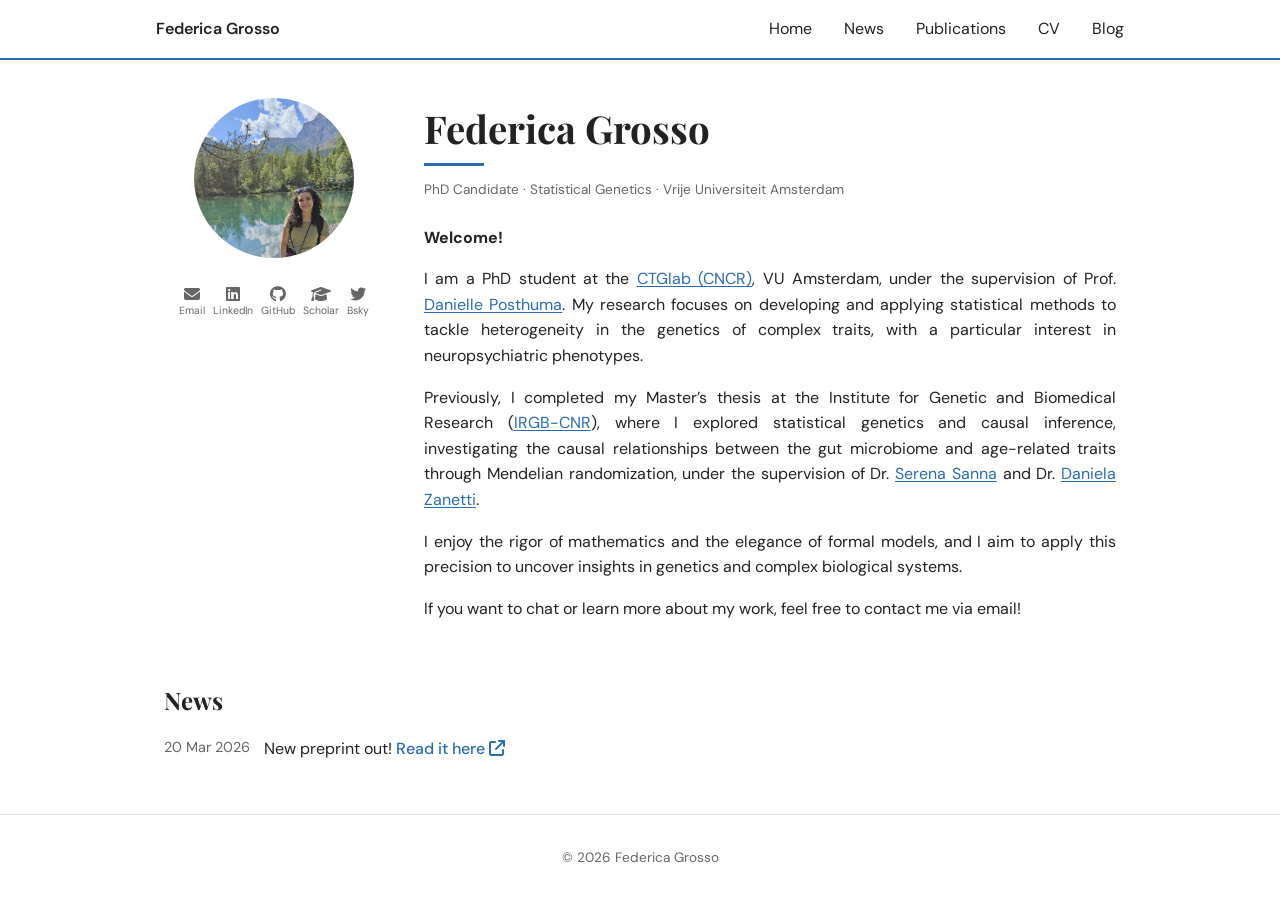
<file: index.html>
<!DOCTYPE html>
<html lang="en">
<head> 
    <meta charset="UTF-8">
    <meta name="viewport" content="width=device-width, initial-scale=1.0">
    <title>Federica Grosso</title>

    <!-- Fonts -->
    <link href="https://fonts.googleapis.com/css2?family=DM+Sans:wght@300;400;500&family=Playfair+Display:wght@600;700&display=swap" rel="stylesheet">

    <!-- Font Awesome -->
    <link rel="stylesheet" href="https://cdnjs.cloudflare.com/ajax/libs/font-awesome/6.4.0/css/all.min.css">

    <link rel="stylesheet" href="style.css">
</head>
<body>

<!-- NAVBAR -->
<nav>
    <div class="nav-container">
        <div class="nav-name">Federica Grosso</div>
        <ul>
            <li><a href="/#about">Home</a></li>
            <li><a href="/#news">News</a></li>
            <li><a href="/publications.html">Publications</a></li>
            <li><a href="/CV.html">CV</a></li>
            <li class="dropdown">
    <a href="/blog/" class="dropbtn">Blog</a>
    <ul class="dropdown-content">
        <li><a href="/blog/posts.html">Posts</a></li>
        <li><a href="/blog/pipelines.html">Pipelines</a></li>
    </ul>
</li>
        </ul>
    </div>
</nav>

<main>

<!-- ABOUT -->
<section id="about">
    <div class="about-container">

        <!-- LEFT COLUMN -->
      <!-- Assicurati di includere Font Awesome nel <head> -->
<link rel="stylesheet" href="https://cdnjs.cloudflare.com/ajax/libs/font-awesome/6.4.0/css/all.min.css">

<div class="about-left">
    <img src="picture.jpg" alt="Federica Grosso" class="profile-photo">

    <div class="social-links">
        <a href="mailto:federicagrosso31@gmail.com" title="Email">
            <i class="fas fa-envelope"></i>
            <span class="social-label">Email</span>
        </a>
        <a href="https://linkedin.com/in/federica-grosso-632958269" target="_blank" title="LinkedIn">
            <i class="fab fa-linkedin"></i>
            <span class="social-label">LinkedIn</span>
        </a>
        <a href="https://github.com/federicagrosso" target="_blank" title="GitHub">
            <i class="fab fa-github"></i>
            <span class="social-label">GitHub</span>
        </a>
        <a href="https://scholar.google.com/citations?user=YOUR_ID" target="_blank" title="Google Scholar">
            <i class="fas fa-graduation-cap"></i>
            <span class="social-label">Scholar</span>
        </a>
<a href="https://bsky.app/profile/federicagrosso.bsky.social" target="_blank" title="Bluesky">
    <i class="fab fa-twitter"></i>
    <span class="social-label">Bsky</span>
</a>
    </div>
</div>

        <!-- RIGHT COLUMN -->
        <div class="about-right">
            <h1>Federica Grosso</h1>
            <p class="tagline">
                PhD Candidate · Statistical Genetics · Vrije Universiteit Amsterdam
            </p>

            
            <div class="bio">
                <p><strong>Welcome!</strong></p>

                <p>
                  I am a PhD student at the <a href="https://cncr.nl/ctg/" target="_blank">CTGlab (CNCR)</a>, VU Amsterdam, 
                under the supervision of Prof. <a href="https://cncr.nl/people/danielle_posthuma/" target="_blank">Danielle Posthuma</a>. 
                    My research focuses on developing and applying statistical methods to tackle heterogeneity 
                    in the genetics of complex traits, with a particular interest in neuropsychiatric phenotypes.
                </p>

                <p>
                    Previously, I completed my Master’s thesis at the Institute for Genetic and Biomedical Research 
                    (<a href="https://irgb.cnr.it/" target="_blank">IRGB-CNR</a>), 
                    where I explored statistical genetics and causal inference, investigating the causal relationships between
                    the gut microbiome and age-related traits through Mendelian randomization, under the supervision of Dr. 
                    <a href="https://irgb.cnr.it/people/serena-sanna/" target="_blank">Serena Sanna</a> and Dr. 
                    <a href="https://irgb.cnr.it/people/daniela-zanetti/" target="_blank">Daniela Zanetti</a>. 
                </p>
                
                <p>
                I enjoy the rigor of mathematics and the elegance of formal models, and I aim to apply this precision to uncover 
                    insights in genetics and complex biological systems.
                </p>
                
                <p>
                    If you want to chat or learn more about my work, feel free to contact me via email!
                </p>
            </div>
        </div>

    </div>
</section>

<!-- NEWS -->
<section id="news">
    <h2>News</h2>

    <div class="news-item">
    <span class="news-date">20 Mar 2026</span>
    <p>
        New preprint out! 
        <a href="https://www.researchsquare.com/article/rs-9148671/v1" target="_blank">
    Read it here <i class="fas fa-arrow-up-right-from-square"></i>
</a>
    </p>
</div>
</section>

</main>

<footer>
    <p>© 2026 Federica Grosso</p>
</footer>


</body>
</html>
</file>
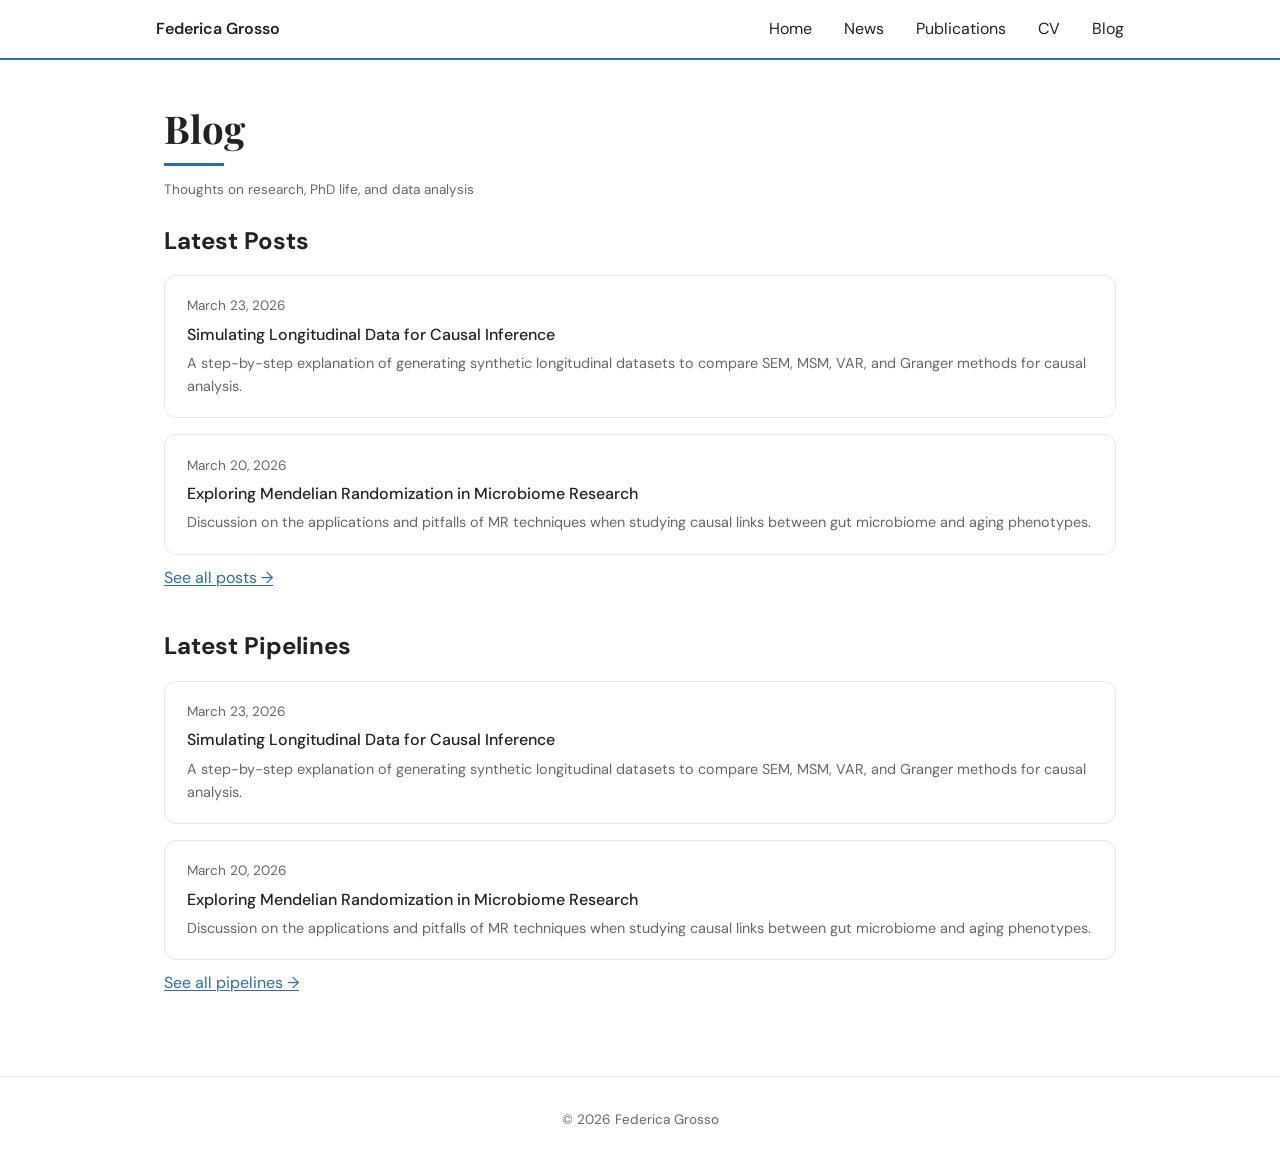
<file: blog/index.html>
<!DOCTYPE html>
<html lang="en">
<head>
    <meta charset="UTF-8">
    <meta name="viewport" content="width=device-width, initial-scale=1.0">
    <title>Blog - Federica Grosso</title>

    <!-- Fonts -->
    <link href="https://fonts.googleapis.com/css2?family=DM+Sans:wght@300;400;500&family=Playfair+Display:wght@600;700&display=swap" rel="stylesheet">

    <!-- Font Awesome -->
    <link rel="stylesheet" href="https://cdnjs.cloudflare.com/ajax/libs/font-awesome/6.4.0/css/all.min.css">

    <link rel="stylesheet" href="../style.css">
</head>
<body>

<nav>
    <div class="nav-container">
        <div class="nav-name">
    <a href="/">Federica Grosso</a>
</div>
        <ul> <ul>
            <li><a href="/#about">Home</a></li>
            <li><a href="/#news">News</a></li>
            <li><a href="/publications.html">Publications</a></li>
            <li><a href="/CV.html">CV</a></li>
            <li><a href="/blog/">Blog</a></li>
        </ul>
    </div>
</nav>

<main>
    <section>
        <h1>Blog</h1>
        <p class="tagline">Thoughts on research, PhD life, and data analysis</p>

        <!-- Ultimi 2 post -->
        <h2>Latest Posts</h2>
        <div id="latest-posts"></div>
        <a href="posts/index.html" class="section-link">See all posts →</a>

        <!-- Ultime 2 pipelines -->
        <h2>Latest Pipelines</h2>
        <div id="latest-pipelines"></div>
        <a href="pipelines/index.html" class="section-link">See all pipelines →</a>
    </section>
</main>

<footer>
    <p>© 2026 Federica Grosso</p>
</footer>

<!-- Script per caricare automaticamente le ultime 2 voci -->
<script>
async function loadLatest(containerId, filePath) {
    const container = document.getElementById(containerId);
    try {
        const response = await fetch(filePath);
        const text = await response.text();

        // Trasforma il file HTML in DOM
        const parser = new DOMParser();
        const doc = parser.parseFromString(text, "text/html");

        // Prendi i div dei post/pipeline
        const items = doc.querySelectorAll("#blog-posts .blog-post-item");
        if (items.length === 0) return;

        // Mostra solo i primi 2
        for (let i = 0; i < Math.min(2, items.length); i++) {
            const clone = items[i].cloneNode(true);
            container.appendChild(clone);
        }
    } catch (err) {
        console.error("Error loading latest content:", err);
    }
}

// Carica ultimi 2 post e ultime 2 pipelines
loadLatest("latest-posts", "posts/index.html");
loadLatest("latest-pipelines", "pipelines/index.html");
</script>

</body>
</html>
</file>
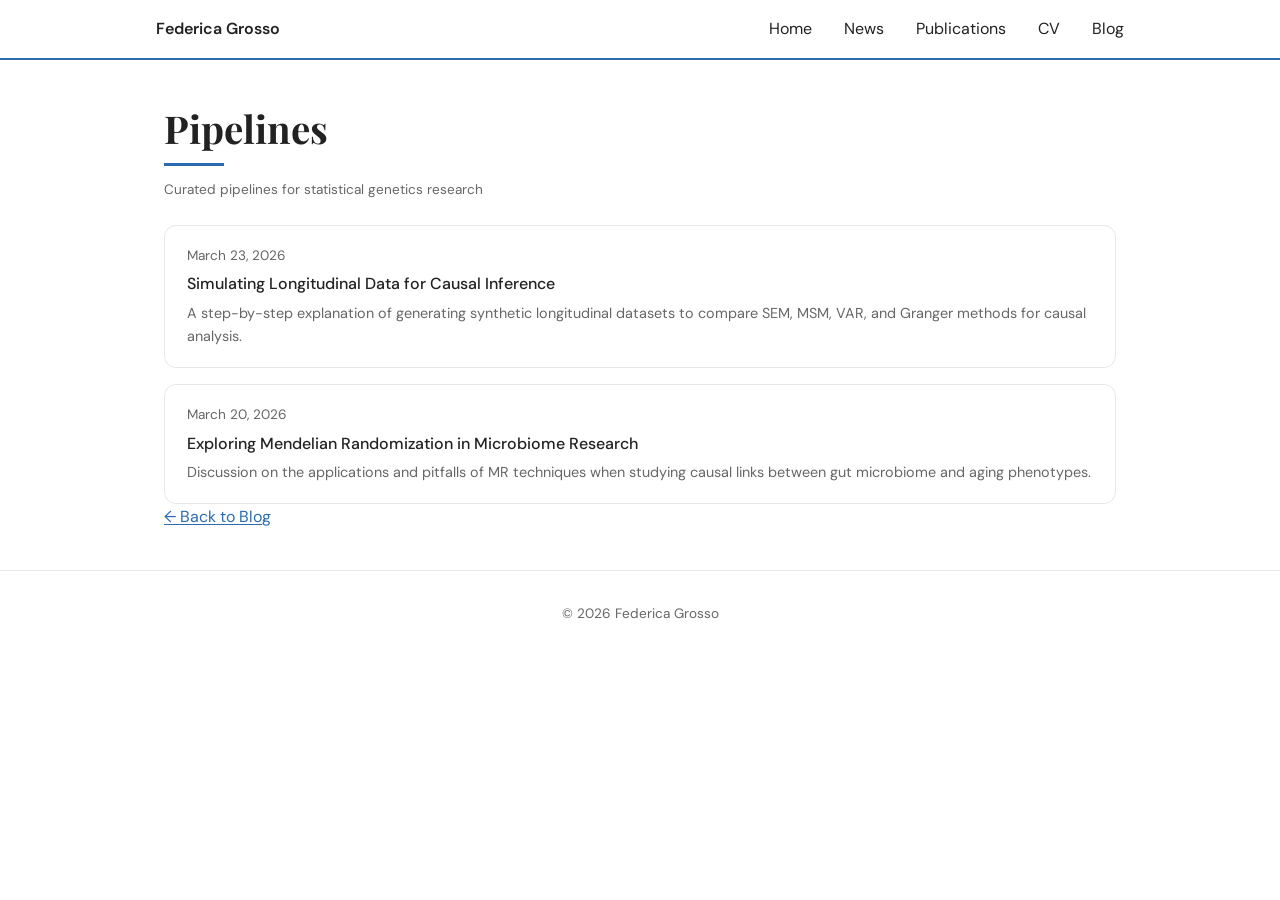
<file: blog/pipelines/index.html>
<!DOCTYPE html>
<html lang="en">
<head>
    <meta charset="UTF-8">
    <meta name="viewport" content="width=device-width, initial-scale=1.0">
    <title>Federica Grosso</title>

    <!-- Fonts -->
    <link href="https://fonts.googleapis.com/css2?family=DM+Sans:wght@300;400;500&family=Playfair+Display:wght@600;700&display=swap" rel="stylesheet">

    <!-- Font Awesome -->
    <link rel="stylesheet" href="https://cdnjs.cloudflare.com/ajax/libs/font-awesome/6.4.0/css/all.min.css">

    <link rel="stylesheet" href="../../style.css">
</head>
<body>

<!-- NAVBAR -->
<nav>
    <div class="nav-container">
    <div class="nav-name">
    <a href="/">Federica Grosso</a>
    </div>
        <ul>
            <li><a href="/#about">Home</a></li>
            <li><a href="/#news">News</a></li>
            <li><a href="/publications.html">Publications</a></li>
            <li><a href="/CV.html">CV</a></li>
            <li><a href="/blog/">Blog</a></li>
        </ul>
    </div>
</nav>

<main>
    <section>
        <h1>Pipelines</h1>
        <p class="tagline">Curated pipelines for statistical genetics research</p>

        <div id="blog-posts">
    <div class="blog-post-item">
        <div class="blog-post-date">March 23, 2026</div>
        <a class="blog-post-title" href="/blog/pipelines/pipeline1.html">Simulating Longitudinal Data for Causal Inference</a>
        <p class="blog-post-desc">A step-by-step explanation of generating synthetic longitudinal datasets to compare SEM, MSM, VAR, and Granger methods for causal analysis.</p>
    </div>

    <div class="blog-post-item">
        <div class="blog-post-date">March 20, 2026</div>
        <a class="blog-post-title" href="/blog/pipelines/pipeline2.html">Exploring Mendelian Randomization in Microbiome Research</a>
        <p class="blog-post-desc">Discussion on the applications and pitfalls of MR techniques when studying causal links between gut microbiome and aging phenotypes.</p>
    </div>
</div>
         <p>
            <a href="/blog/">← Back to Blog</a>
        </p>
    </section>
</main>

<footer>
    <p>© 2026 Federica Grosso</p>
</footer>

</body>
</html>
</file>
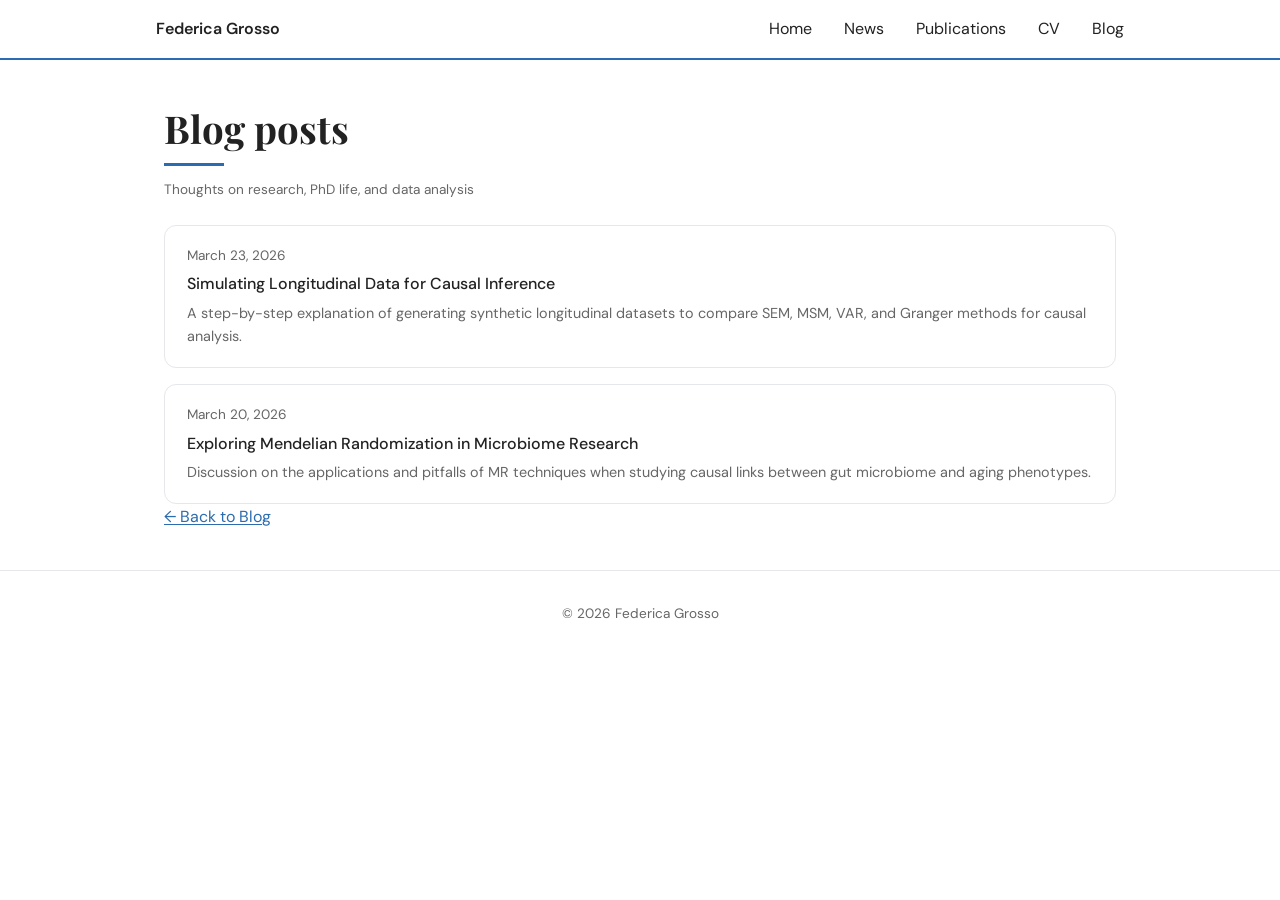
<file: blog/posts/index.html>
<!DOCTYPE html>
<html lang="en">
<head>
    <meta charset="UTF-8">
    <meta name="viewport" content="width=device-width, initial-scale=1.0">
    <title>Federica Grosso</title>

    <!-- Fonts -->
    <link href="https://fonts.googleapis.com/css2?family=DM+Sans:wght@300;400;500&family=Playfair+Display:wght@600;700&display=swap" rel="stylesheet">

    <!-- Font Awesome -->
    <link rel="stylesheet" href="https://cdnjs.cloudflare.com/ajax/libs/font-awesome/6.4.0/css/all.min.css">

    <link rel="stylesheet" href="/style.css">
</head>
<body>

<!-- NAVBAR -->
<nav>
 <div class="nav-container">
    <div class="nav-name">
        <a href="/">Federica Grosso</a>
    </div>
    <ul> 
        <li><a href="/#about">Home</a></li>
        <li><a href="/#news">News</a></li>
        <li><a href="/publications.html">Publications</a></li>
        <li><a href="/CV.html">CV</a></li>
        <li><a href="/blog/">Blog</a></li>
    </ul>
</div>
</nav>

<main>
    <section>
        <h1>Blog posts</h1>
        <p class="tagline">Thoughts on research, PhD life, and data analysis</p>

        <div id="blog-posts">
    <div class="blog-post-item">
        <div class="blog-post-date">March 23, 2026</div>
        <a class="blog-post-title" href="/blog/posts/post1.html">Simulating Longitudinal Data for Causal Inference</a>
        <p class="blog-post-desc">A step-by-step explanation of generating synthetic longitudinal datasets to compare SEM, MSM, VAR, and Granger methods for causal analysis.</p>
    </div>

    <div class="blog-post-item">
        <div class="blog-post-date">March 20, 2026</div>
        <a class="blog-post-title" href="/blog/posts/post2.html">Exploring Mendelian Randomization in Microbiome Research</a>
        <p class="blog-post-desc">Discussion on the applications and pitfalls of MR techniques when studying causal links between gut microbiome and aging phenotypes.</p>
    </div>
</div>
        <p>
            <a href="/blog/">← Back to Blog</a>
        </p>
    </section>
</main>

<footer>
    <p>© 2026 Federica Grosso</p>
</footer>

</body>
</html>
</file>
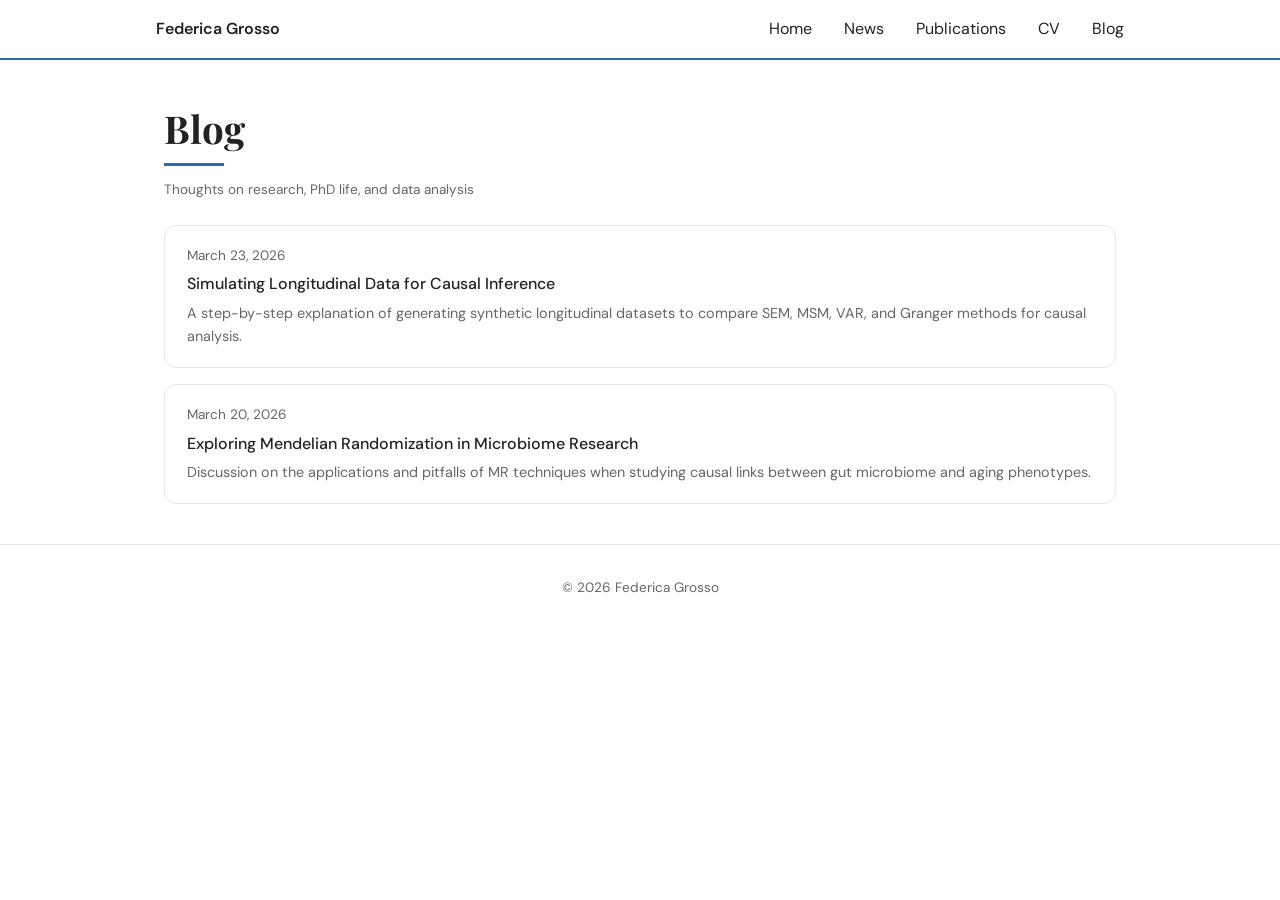
<file: blog.html>
<!DOCTYPE html>
<html lang="en">
<head>
    <meta charset="UTF-8">
    <meta name="viewport" content="width=device-width, initial-scale=1.0">
    <title>Federica Grosso</title>

    <!-- Fonts -->
    <link href="https://fonts.googleapis.com/css2?family=DM+Sans:wght@300;400;500&family=Playfair+Display:wght@600;700&display=swap" rel="stylesheet">

    <!-- Font Awesome -->
    <link rel="stylesheet" href="https://cdnjs.cloudflare.com/ajax/libs/font-awesome/6.4.0/css/all.min.css">

    <link rel="stylesheet" href="style.css">
</head>
<body>

<!-- NAVBAR -->
<nav>
    <div class="nav-container">
        <div class="nav-name">Federica Grosso</div>
        <ul>
            <li><a href="federicagrosso.github.io/#about">Home</a></li>
            <li><a href="federicagrosso.github.io/#news">News</a></li>
            <li><a href="publications.html">Publications</a></li>
            <li><a href="CV.html">CV</a></li>
            <li><a href="blog.html">Blog</a></li>
        </ul>
    </div>
</nav>

<main>
    <section>
        <h1>Blog</h1>
        <p class="tagline">Thoughts on research, PhD life, and data analysis</p>

        <div id="blog-posts">
    <div class="blog-post-item">
        <div class="blog-post-date">March 23, 2026</div>
        <a class="blog-post-title" href="blog/post1.html">Simulating Longitudinal Data for Causal Inference</a>
        <p class="blog-post-desc">A step-by-step explanation of generating synthetic longitudinal datasets to compare SEM, MSM, VAR, and Granger methods for causal analysis.</p>
    </div>

    <div class="blog-post-item">
        <div class="blog-post-date">March 20, 2026</div>
        <a class="blog-post-title" href="blog/post2.html">Exploring Mendelian Randomization in Microbiome Research</a>
        <p class="blog-post-desc">Discussion on the applications and pitfalls of MR techniques when studying causal links between gut microbiome and aging phenotypes.</p>
    </div>
</div>
    </section>
</main>

<footer>
    <p>© 2026 Federica Grosso</p>
</footer>

</body>
</html>
</file>
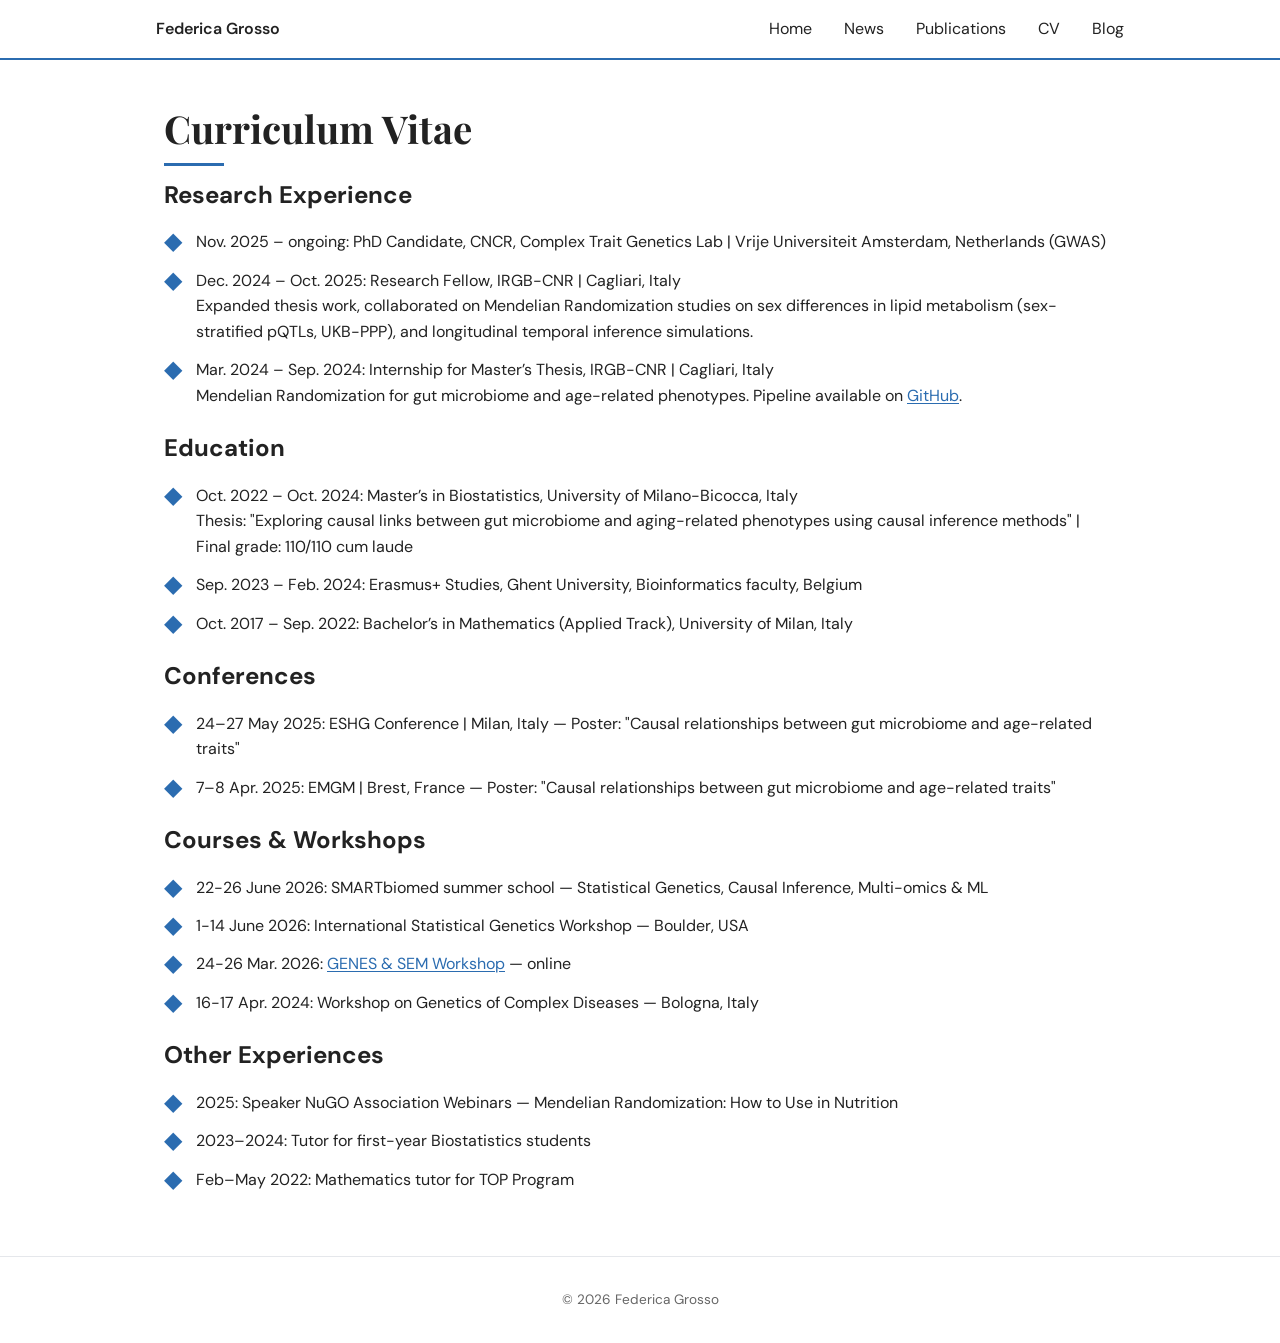
<file: CV.html>
<!DOCTYPE html>
<html lang="en">
<head>
    <meta charset="UTF-8">
    <meta name="viewport" content="width=device-width, initial-scale=1.0">
    <title>Federica Grosso — CV</title>

    <!-- Fonts -->
    <link href="https://fonts.googleapis.com/css2?family=DM+Sans:wght@300;400;500&family=Playfair+Display:wght@600;700&display=swap" rel="stylesheet">

    <!-- Font Awesome -->
    <link rel="stylesheet" href="https://cdnjs.cloudflare.com/ajax/libs/font-awesome/6.4.0/css/all.min.css">

    <link rel="stylesheet" href="style.css">
</head>
<body>

<!-- NAVBAR -->
<nav> 
    <div class="nav-container">
    <div class="nav-name">
        <a href="/">Federica Grosso</a>
    </div>
    <ul> 
        <li><a href="/#about">Home</a></li>
        <li><a href="/#news">News</a></li>
        <li><a href="publications.html">Publications</a></li>
        <li><a href="/CV.html">CV</a></li>
        <li><a href="/blog/">Blog</a></li>
    </ul>
</div>
</nav>

<main>
<section id="cv">
    <h1>Curriculum Vitae</h1>

    <h2>Research Experience</h2>
    <ul class="cv-list">
        <li>Nov. 2025 – ongoing: PhD Candidate, CNCR, Complex Trait Genetics Lab | Vrije Universiteit Amsterdam, Netherlands (GWAS)</li>
        <li>Dec. 2024 – Oct. 2025: Research Fellow, IRGB-CNR | Cagliari, Italy  
            <p>Expanded thesis work, collaborated on Mendelian Randomization studies on sex differences in lipid metabolism (sex-stratified pQTLs, UKB-PPP), and longitudinal temporal inference simulations.</p>
        </li>
        <li>Mar. 2024 – Sep. 2024: Internship for Master’s Thesis, IRGB-CNR | Cagliari, Italy  
            <p>Mendelian Randomization for gut microbiome and age-related phenotypes. Pipeline available on <a href="https://github.com/Sanna-s-LAB/Mendelian-randomization-Project" target="_blank">GitHub</a>.</p>
        </li>
    </ul>

    <h2>Education</h2>
    <ul class="cv-list">
        <li>Oct. 2022 – Oct. 2024: Master’s in Biostatistics, University of Milano-Bicocca, Italy  
            <p>Thesis: "Exploring causal links between gut microbiome and aging-related phenotypes using causal inference methods" | Final grade: 110/110 cum laude</p>
        </li>
        <li>Sep. 2023 – Feb. 2024: Erasmus+ Studies, Ghent University, Bioinformatics faculty, Belgium</li>
        <li>Oct. 2017 – Sep. 2022: Bachelor’s in Mathematics (Applied Track), University of Milan, Italy</li>
    </ul>

    <h2>Conferences</h2>
    <ul class="cv-list">
        <li>24–27 May 2025: ESHG Conference | Milan, Italy — Poster: "Causal relationships between gut microbiome and age-related traits"</li>
        <li>7–8 Apr. 2025: EMGM | Brest, France — Poster: "Causal relationships between gut microbiome and age-related traits"</li>
    </ul>

    <h2>Courses & Workshops</h2>
    <ul class="cv-list">
        <li>22-26 June 2026: SMARTbiomed summer school — Statistical Genetics, Causal Inference, Multi-omics & ML</li>
        <li>1-14 June 2026: International Statistical Genetics Workshop — Boulder, USA</li>
        <li>24-26 Mar. 2026: <a href="/notes/genes-and-sem.html">GENES & SEM Workshop</a> — online</li>
        <li>16-17 Apr. 2024: Workshop on Genetics of Complex Diseases — Bologna, Italy</li>
  
    </ul>

    <h2>Other Experiences</h2>
    <ul class="cv-list">
        <li>2025: Speaker NuGO Association Webinars — Mendelian Randomization: How to Use in Nutrition</li>
        <li>2023–2024: Tutor for first-year Biostatistics students</li>
        <li>Feb–May 2022: Mathematics tutor for TOP Program</li>
    </ul>
</section>
</main>

<footer>
    <p>© 2026 Federica Grosso</p>
</footer>

</body>
</html>
</file>
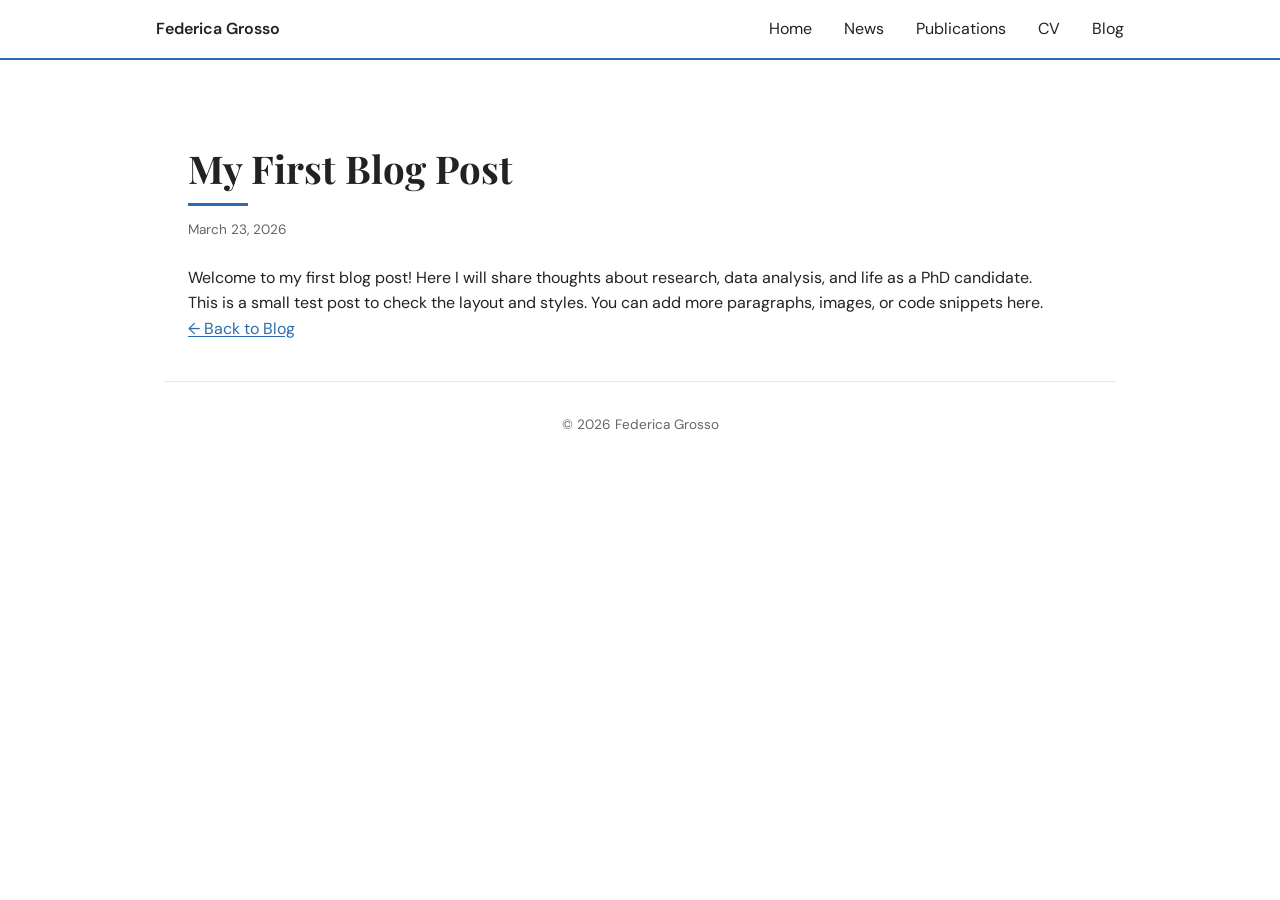
<file: post1.html>
<!DOCTYPE html>
<html lang="en">
<head>
    <meta charset="UTF-8">
    <meta name="viewport" content="width=device-width, initial-scale=1.0">
    <title>Federica Grosso</title>

    <!-- Fonts -->
    <link href="https://fonts.googleapis.com/css2?family=DM+Sans:wght@300;400;500&family=Playfair+Display:wght@600;700&display=swap" rel="stylesheet">

    <!-- Font Awesome -->
    <link rel="stylesheet" href="https://cdnjs.cloudflare.com/ajax/libs/font-awesome/6.4.0/css/all.min.css">

    <link rel="stylesheet" href="style.css">
</head>
<body>

<!-- NAVBAR -->
<nav>
    <div class="nav-container">
        <div class="nav-name">Federica Grosso</div>
        <ul>
            <li><a href="federicagrosso.github.io/#about">Home</a></li>
            <li><a href="federicagrosso.github.io/#news">News</a></li>
            <li><a href="publications.html">Publications</a></li>
            <li><a href="CV.html">CV</a></li>
            <li><a href="blog.html">Blog</a></li>
        </ul>
    </div>
</nav>

<main>

<main class="container">
    <section>
        <h1>My First Blog Post</h1>
        <p class="tagline">March 23, 2026</p>
        <p>
            Welcome to my first blog post! Here I will share thoughts about research, data analysis, and life as a PhD candidate.
        </p>
        <p>
            This is a small test post to check the layout and styles. You can add more paragraphs, images, or code snippets here.
        </p>
        <p>
            <a href="../index.html#blog">← Back to Blog</a>
        </p>
    </section>
</main>

<footer>
    <p>© 2026 Federica Grosso</p>
</footer>

</body>
</html>
</file>
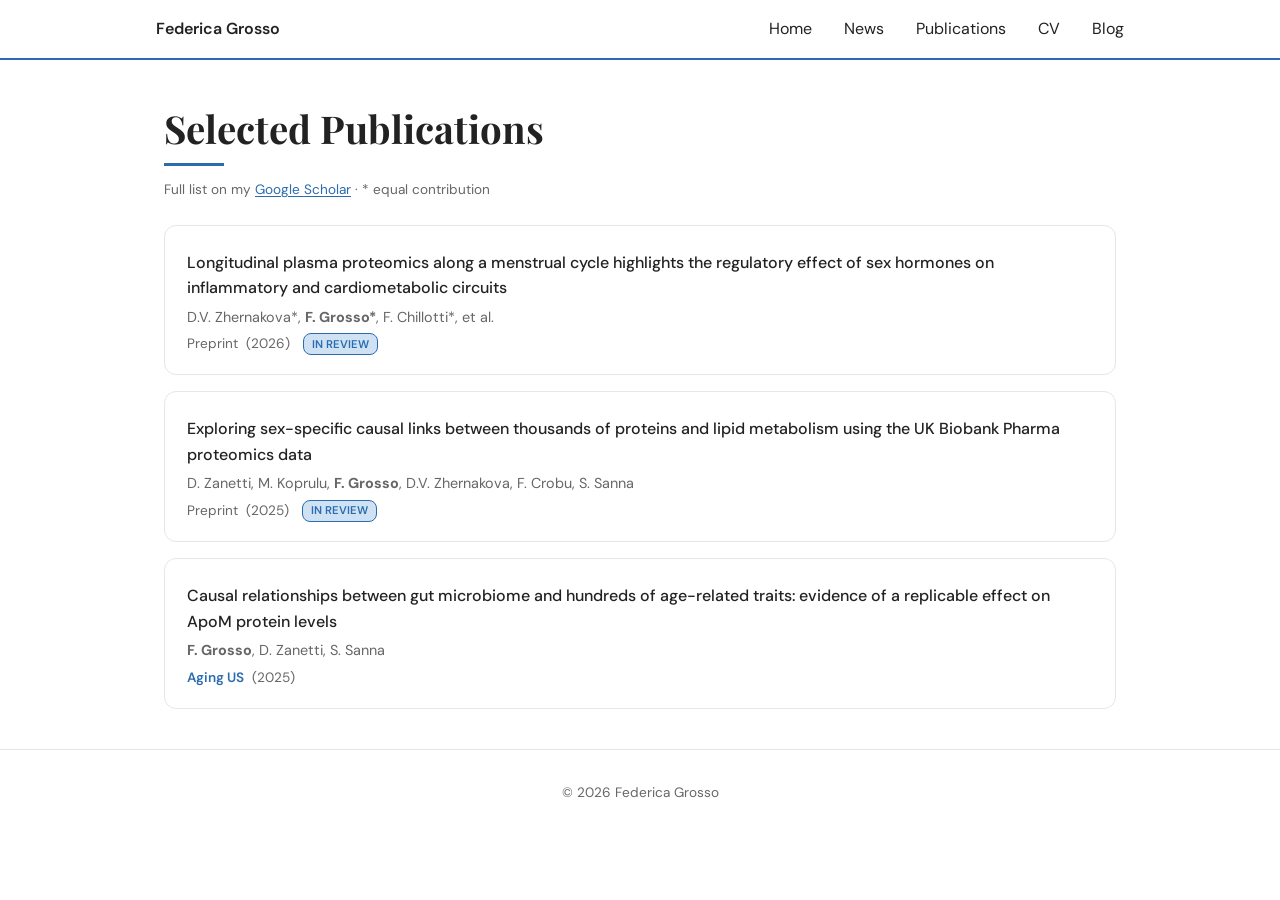
<file: publications.html>
<!DOCTYPE html>
<html lang="en">
<head>
    <meta charset="UTF-8">
    <meta name="viewport" content="width=device-width, initial-scale=1.0">
    <title>Federica Grosso</title>

    <!-- Fonts -->
    <link href="https://fonts.googleapis.com/css2?family=DM+Sans:wght@300;400;500&family=Playfair+Display:wght@600;700&display=swap" rel="stylesheet">

    <!-- Font Awesome -->
    <link rel="stylesheet" href="https://cdnjs.cloudflare.com/ajax/libs/font-awesome/6.4.0/css/all.min.css">

    <link rel="stylesheet" href="style.css">
</head>
<body> 
  
<!-- NAVBAR -->
<nav>
    <div class="nav-container">
    <div class="nav-name">
        <a href="/">Federica Grosso</a>
    </div>
    <ul> 
        <li><a href="/#about">Home</a></li>
        <li><a href="/#news">News</a></li>
        <li><a href="/publications.html">Publications</a></li>
        <li><a href="/CV.html">CV</a></li>
        <li><a href="/blog/">Blog</a></li>
    </ul>
</div>
</nav>

<main>
<section id="publications">
    <h1>Selected Publications</h1>
    <p class="section-note">
        Full list on my <a href="https://scholar.google.com/citations?user=YOUR_ID" target="_blank">Google Scholar</a> · * equal contribution
    </p>
    <div id="publications-list">
        <!-- Rendered by publications.js -->
    </div>
</section>
</main>

<footer>
    <p>© 2026 Federica Grosso</p>
</footer>

<script src="publications.js"></script>
<script>
document.addEventListener("DOMContentLoaded", function () {
    const list = document.getElementById('publications-list');

    publications.forEach(pub => {
        const badgeHTML = pub.badge
            ? `<span class="pub-badge">${pub.badge}</span>`
            : '';

        const venueHTML = pub.venue !== "Preprint"
            ? `<span class="pub-venue">${pub.venue}</span>` // ora valido
            : pub.venue;

        const item = document.createElement('div');
        item.className = 'pub-card';

        item.innerHTML = `
            <div class="pub-title">
                <a href="${pub.url}" target="_blank" rel="noopener noreferrer">${pub.title}</a>
            </div>
            <div class="pub-authors">${pub.authors}</div>
            <div class="pub-meta">
                <span>${venueHTML}</span>
                <span>(${pub.year})</span>
                ${badgeHTML}    
            </div>
        `;

        list.appendChild(item);
    });
});
</script>

</body>
</html>
</file>
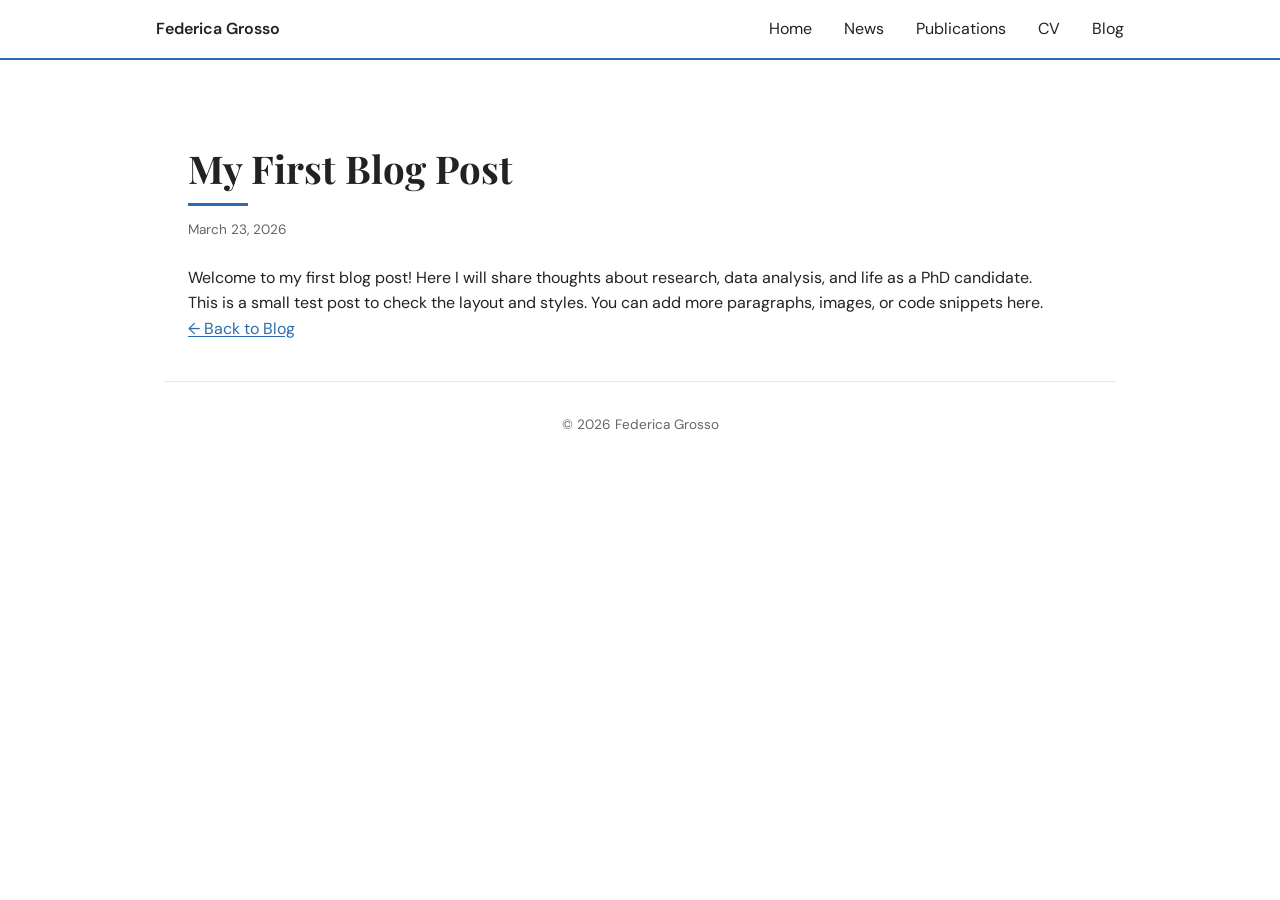
<file: blog/post1.html>
<!DOCTYPE html>
<html lang="en">
<head>
    <meta charset="UTF-8">
    <meta name="viewport" content="width=device-width, initial-scale=1.0">
    <title>Federica Grosso</title>

    <!-- Fonts -->
    <link href="https://fonts.googleapis.com/css2?family=DM+Sans:wght@300;400;500&family=Playfair+Display:wght@600;700&display=swap" rel="stylesheet">

    <!-- Font Awesome -->
    <link rel="stylesheet" href="https://cdnjs.cloudflare.com/ajax/libs/font-awesome/6.4.0/css/all.min.css">

    <link rel="stylesheet" href="../style.css">
</head>
<body>

<!-- NAVBAR -->
<nav>
    <div class="nav-container">
        <div class="nav-name">Federica Grosso</div>
        <ul>
            <li><a href="federicagrosso.github.io/#about">Home</a></li>
            <li><a href="federicagrosso.github.io/#news">News</a></li>
         <li><a href="../publications.html">Publications</a></li>
            <li><a href="../CV.html">CV</a></li>
            <li><a href="../blog.html">Blog</a></li>
        </ul>
    </div>
</nav>

<main>

<main class="container">
    <section>
        <h1>My First Blog Post</h1>
        <p class="tagline">March 23, 2026</p>
        <p>
            Welcome to my first blog post! Here I will share thoughts about research, data analysis, and life as a PhD candidate.
        </p>
        <p>
            This is a small test post to check the layout and styles. You can add more paragraphs, images, or code snippets here.
        </p>
        <p>
            <a href="../blog.html">← Back to Blog</a>
        </p>
    </section>
</main>

<footer>
    <p>© 2026 Federica Grosso</p>
</footer>

</body>
</html>
</file>
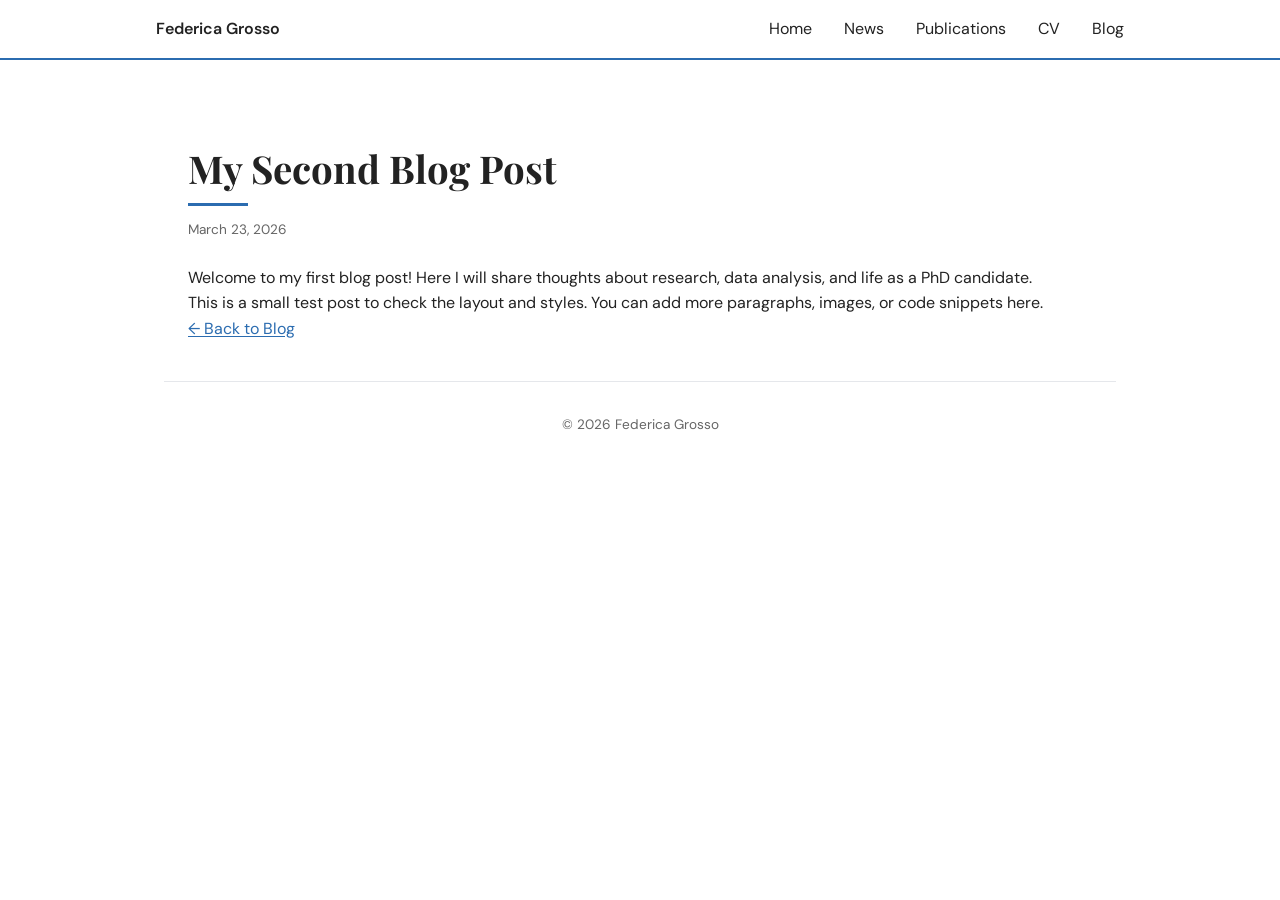
<file: blog/post2.html>
<!DOCTYPE html>
<html lang="en">
<head>
    <meta charset="UTF-8">
    <meta name="viewport" content="width=device-width, initial-scale=1.0">
    <title>Federica Grosso</title>

    <!-- Fonts -->
    <link href="https://fonts.googleapis.com/css2?family=DM+Sans:wght@300;400;500&family=Playfair+Display:wght@600;700&display=swap" rel="stylesheet">

    <!-- Font Awesome -->
    <link rel="stylesheet" href="https://cdnjs.cloudflare.com/ajax/libs/font-awesome/6.4.0/css/all.min.css">

    <link rel="stylesheet" href="../style.css">
</head>
<body>

<!-- NAVBAR -->
<nav>
    <div class="nav-container">
        <div class="nav-name">Federica Grosso</div>
        <ul>
            <li><a href="federicagrosso.github.io/#about">Home</a></li>
            <li><a href="federicagrosso.github.io/#news">News</a></li>
         <li><a href="../publications.html">Publications</a></li>
            <li><a href="../CV.html">CV</a></li>
            <li><a href="../blog.html">Blog</a></li>
        </ul>
    </div>
</nav>

<main>

<main class="container">
    <section>
        <h1>My Second Blog Post</h1>
        <p class="tagline">March 23, 2026</p>
        <p>
            Welcome to my first blog post! Here I will share thoughts about research, data analysis, and life as a PhD candidate.
        </p>
        <p>
            This is a small test post to check the layout and styles. You can add more paragraphs, images, or code snippets here.
        </p>
        <p>
            <a href="../blog.html">← Back to Blog</a>
        </p>
    </section>
</main>

<footer>
    <p>© 2026 Federica Grosso</p>
</footer>

</body>
</html>
</file>
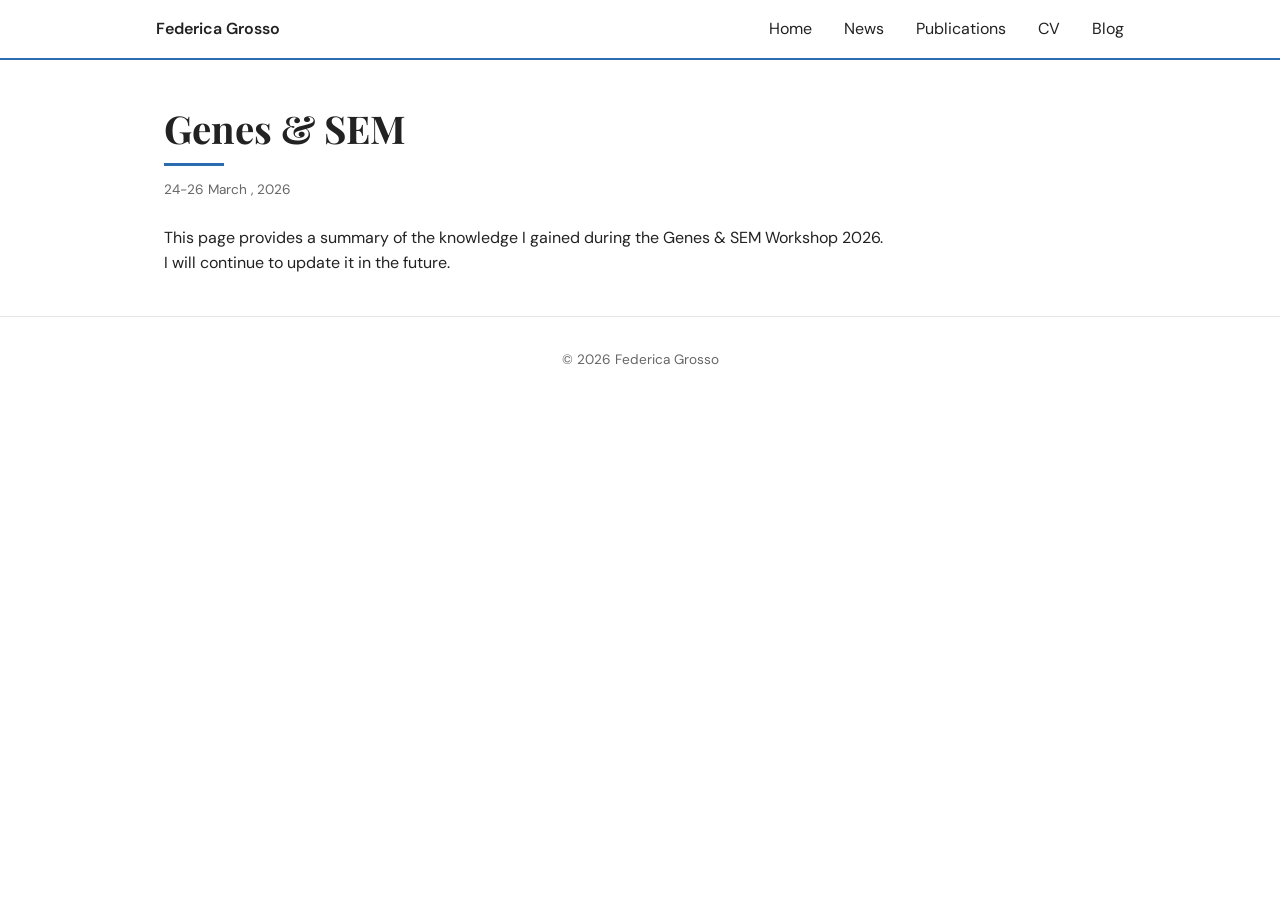
<file: notes/genes-and-sem.html>
<!DOCTYPE html>
<html lang="en">
<head>
    <meta charset="UTF-8">
    <meta name="viewport" content="width=device-width, initial-scale=1.0">
    <title>Genes & SEM</title>

    <!-- Fonts -->
    <link href="https://fonts.googleapis.com/css2?family=DM+Sans:wght@300;400;500&family=Playfair+Display:wght@600;700&display=swap" rel="stylesheet">

    <!-- Font Awesome -->
    <link rel="stylesheet" href="https://cdnjs.cloudflare.com/ajax/libs/font-awesome/6.4.0/css/all.min.css">

    <!-- CSS -->
    <link rel="stylesheet" href="/style.css">
</head>
<body>
 
<!-- NAVBAR -->
<nav>
    <div class="nav-container">
        <div class="nav-name">
            <a href="/">Federica Grosso</a>
        </div>
        <ul>
            <li><a href="/#about">Home</a></li>
            <li><a href="/#news">News</a></li>
            <li><a href="/publications.html">Publications</a></li>
            <li><a href="/CV.html">CV</a></li>
            <li><a href="/blog/">Blog</a></li>
        </ul>
    </div>
</nav>

<main class="container">
    <section>
        <h1>Genes & SEM</h1>
        <p class="tagline">24-26 March , 2026</p>
        <p>
          This page provides a summary of the knowledge I gained during the Genes & SEM Workshop 2026.
          </p>
          <p>
              I will continue to update it in the future.
          </p>
    </section>
</main>

<footer>
    <p>© 2026 Federica Grosso</p>
</footer>

</body>
</html>
</file>
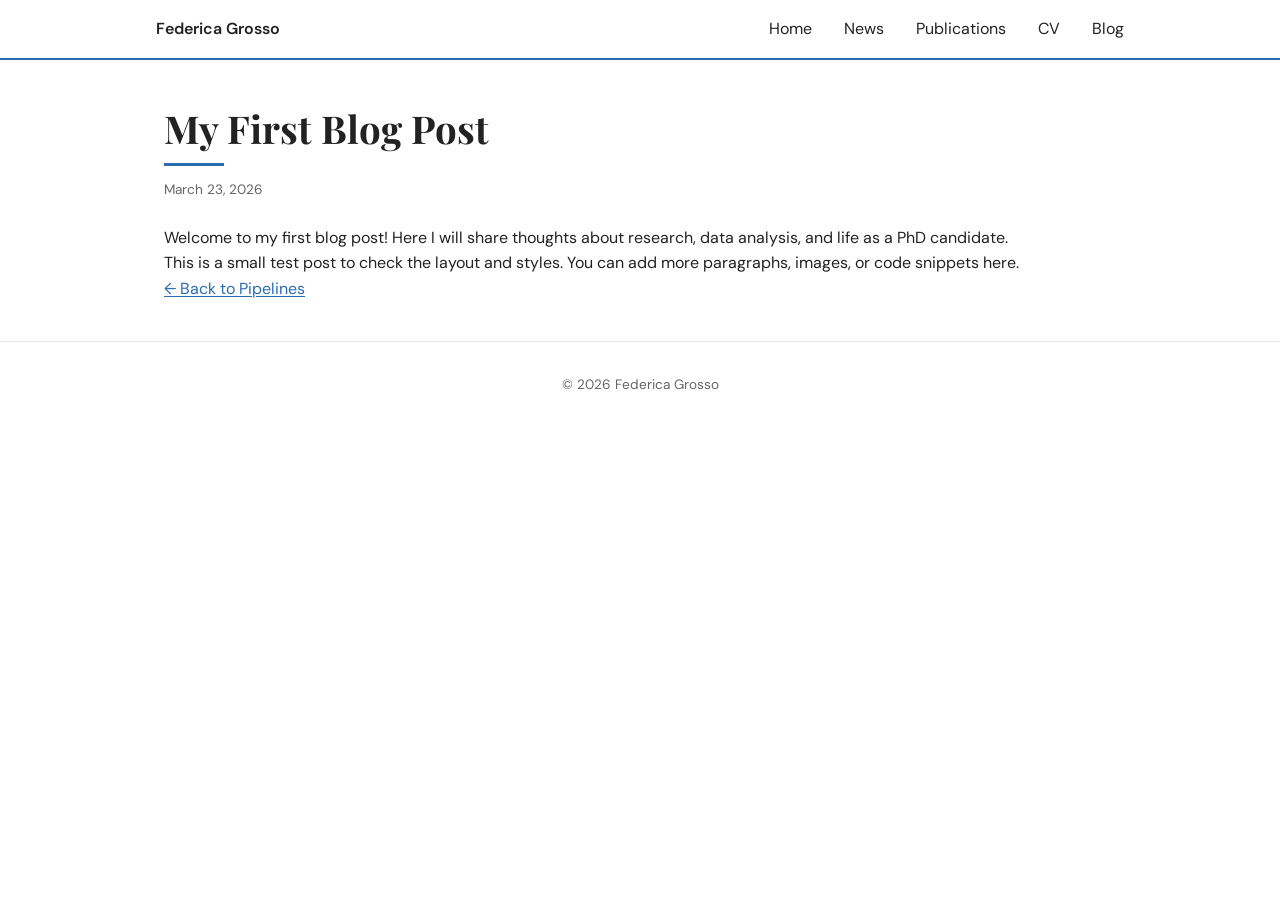
<file: blog/pipelines/pipeline1.html>
<!DOCTYPE html>
<html lang="en">
<head>
    <meta charset="UTF-8">
    <meta name="viewport" content="width=device-width, initial-scale=1.0">
    <title>Federica Grosso - Post 1</title>

    <!-- Fonts -->
    <link href="https://fonts.googleapis.com/css2?family=DM+Sans:wght@300;400;500&family=Playfair+Display:wght@600;700&display=swap" rel="stylesheet">

    <!-- Font Awesome -->
    <link rel="stylesheet" href="https://cdnjs.cloudflare.com/ajax/libs/font-awesome/6.4.0/css/all.min.css">

    <!-- CSS -->
    <link rel="stylesheet" href="/style.css">
</head>
<body>

<!-- NAVBAR -->
<nav>
    <div class="nav-container">
        <div class="nav-name">
    <a href="/">Federica Grosso</a>
    </div>
        <ul>
            <li><a href="/#about">Home</a></li>
            <li><a href="/#news">News</a></li>
            <li><a href="/publications.html">Publications</a></li>
            <li><a href="/CV.html">CV</a></li>
            <li><a href="/blog/">Blog</a></li>
        </ul>
    </div>
</nav>

<main class="container">
    <section>
        <h1>My First Blog Post</h1>
        <p class="tagline">March 23, 2026</p>
        <p>
            Welcome to my first blog post! Here I will share thoughts about research, data analysis, and life as a PhD candidate.
        </p>
        <p>
            This is a small test post to check the layout and styles. You can add more paragraphs, images, or code snippets here.
        </p>
        <p>
            <a href="/blog/pipelines">← Back to Pipelines</a>
        </p>
    </section>
</main>

<footer>
    <p>© 2026 Federica Grosso</p>
</footer>

</body>
</html>
</file>
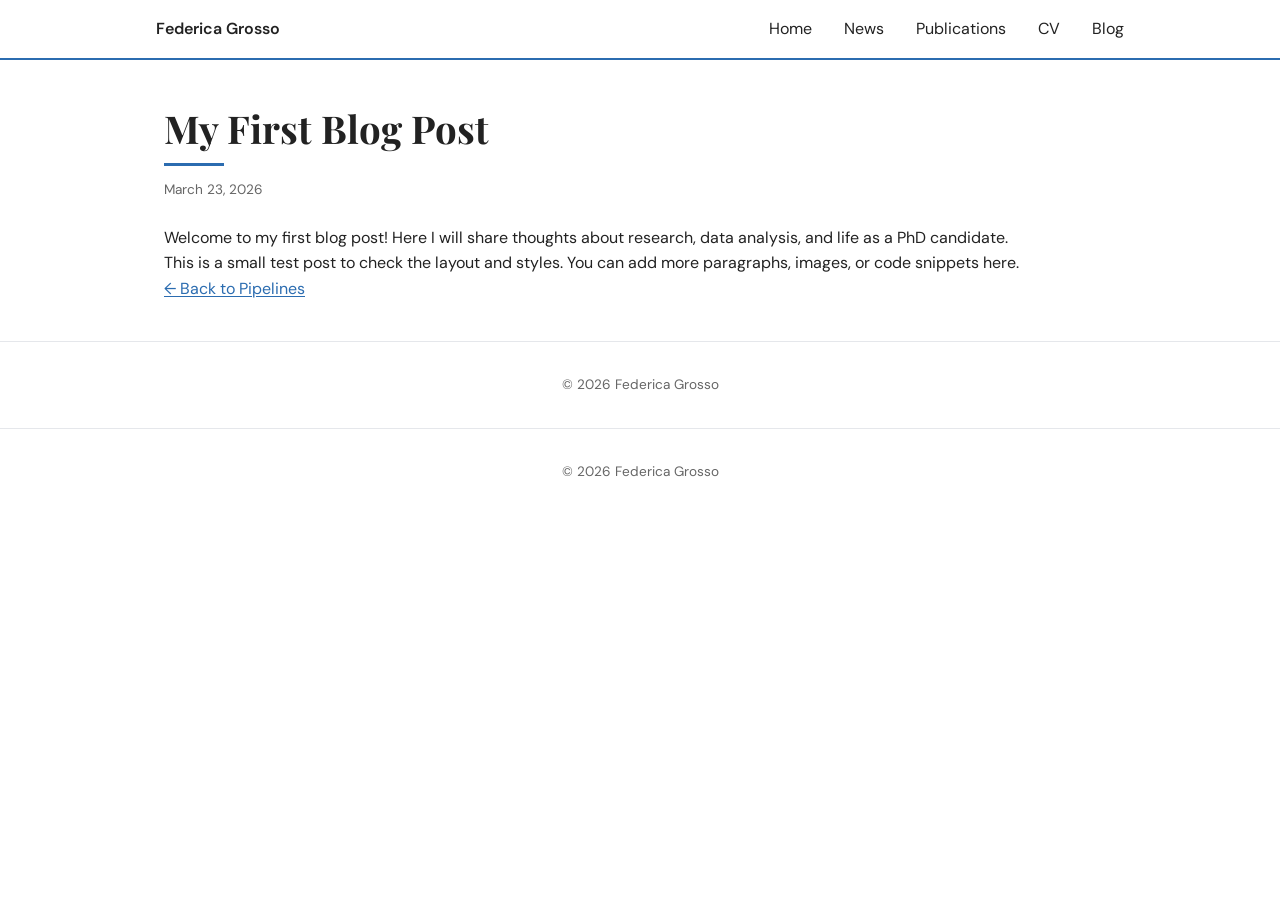
<file: blog/pipelines/pipeline2.html>
<!DOCTYPE html>
<html lang="en">
<head>
    <meta charset="UTF-8">
    <meta name="viewport" content="width=device-width, initial-scale=1.0">
    <title>Federica Grosso - Post 1</title>

    <!-- Fonts -->
    <link href="https://fonts.googleapis.com/css2?family=DM+Sans:wght@300;400;500&family=Playfair+Display:wght@600;700&display=swap" rel="stylesheet">

    <!-- Font Awesome -->
    <link rel="stylesheet" href="https://cdnjs.cloudflare.com/ajax/libs/font-awesome/6.4.0/css/all.min.css">

    <!-- CSS -->
    <link rel="stylesheet" href="/style.css">
</head>
<body>

<!-- NAVBAR -->
<nav>
    <div class="nav-container">
       <div class="nav-name">
    <a href="/">Federica Grosso</a>
</div>
        <ul>
            <li><a href="/#about">Home</a></li>
            <li><a href="/#news">News</a></li>
            <li><a href="/publications.html">Publications</a></li>
            <li><a href="/CV.html">CV</a></li>
            <li><a href="/blog/">Blog</a></li>
        </ul>
    </div>
</nav>

<main class="container">
    <section>
        <h1>My First Blog Post</h1>
        <p class="tagline">March 23, 2026</p>
        <p>
            Welcome to my first blog post! Here I will share thoughts about research, data analysis, and life as a PhD candidate.
        </p>
        <p>
            This is a small test post to check the layout and styles. You can add more paragraphs, images, or code snippets here.
        </p>
        <p>
            <a href="/blog/pipelines/">← Back to Pipelines</a>
        </p>
    </section>
</main>

<footer>
    <p>© 2026 Federica Grosso</p>
</footer>

</body>
</html>
<footer>
    <p>© 2026 Federica Grosso</p>
</footer>

</body>
</html>
</file>
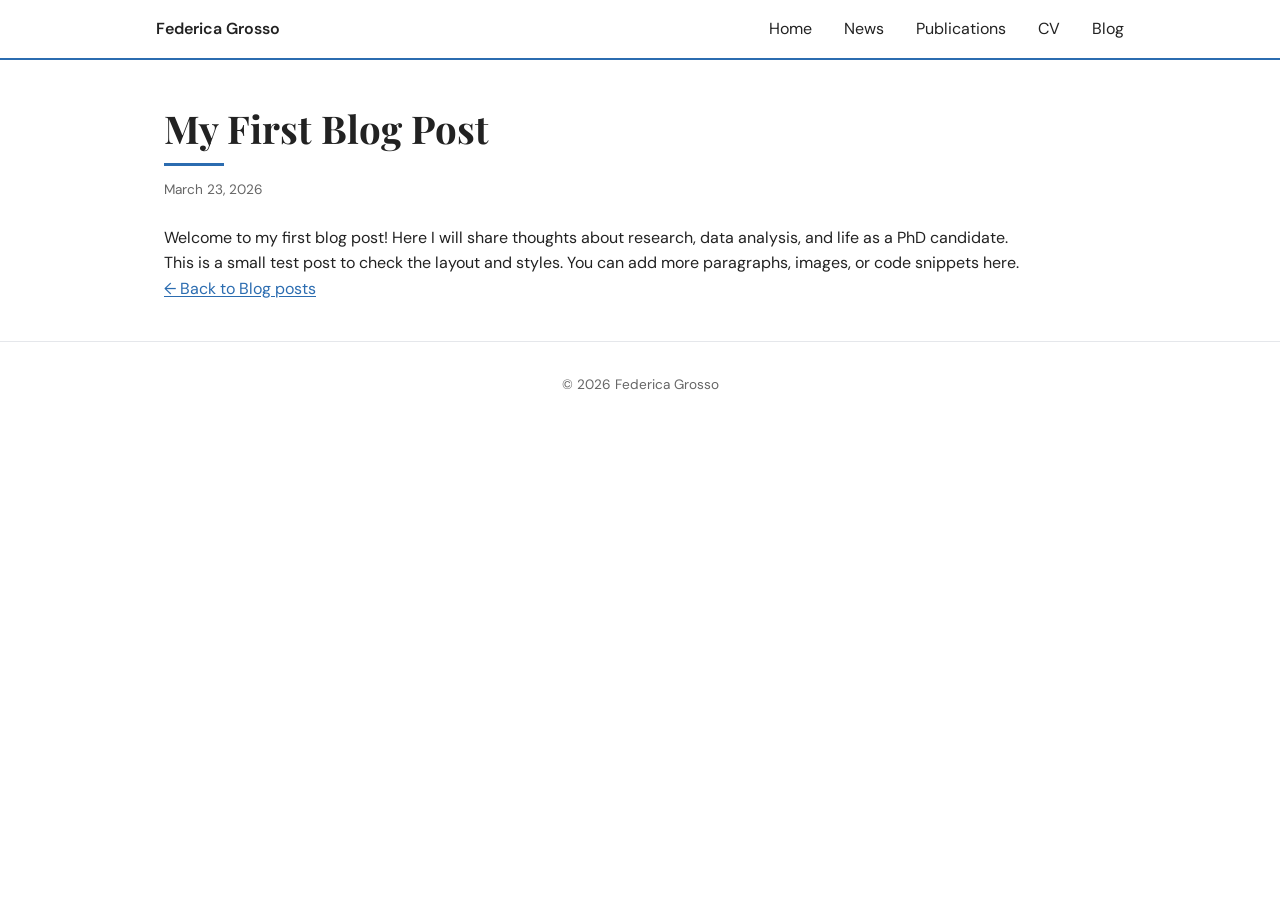
<file: blog/posts/post1.html>
<!DOCTYPE html>
<html lang="en">
<head>
    <meta charset="UTF-8">
    <meta name="viewport" content="width=device-width, initial-scale=1.0">
    <title>Federica Grosso - Post 1</title>

    <!-- Fonts -->
    <link href="https://fonts.googleapis.com/css2?family=DM+Sans:wght@300;400;500&family=Playfair+Display:wght@600;700&display=swap" rel="stylesheet">

    <!-- Font Awesome -->
    <link rel="stylesheet" href="https://cdnjs.cloudflare.com/ajax/libs/font-awesome/6.4.0/css/all.min.css">

    <!-- CSS -->
    <link rel="stylesheet" href="/style.css">
</head>
<body>

<!-- NAVBAR -->
<nav>
    <div class="nav-container">
    <div class="nav-name">
        <a href="/">Federica Grosso</a>
    </div>
    <ul> 
        <li><a href="/#about">Home</a></li>
        <li><a href="/#news">News</a></li>
        <li><a href="/publications.html">Publications</a></li>
        <li><a href="/CV.html">CV</a></li>
        <li><a href="/blog/">Blog</a></li>
    </ul>
</div>
</nav>

<main class="container">
    <section>
        <h1>My First Blog Post</h1>
        <p class="tagline">March 23, 2026</p>
        <p>
            Welcome to my first blog post! Here I will share thoughts about research, data analysis, and life as a PhD candidate.
        </p>
        <p>
            This is a small test post to check the layout and styles. You can add more paragraphs, images, or code snippets here.
        </p>
        <p>
            <a href="/blog/posts/">← Back to Blog posts</a>
        </p>
    </section>
</main>

<footer>
    <p>© 2026 Federica Grosso</p>
</footer>

</body>
</html>
</file>
<file: style.css>
:root {
    --text: #222;
    --secondary: #666;
    --accent: #2b6cb0;
    --border: #e5e7eb;
    --bg: #ffffff;
    --max-width: 1000px;
}

/* RESET */
* {
    margin: 0;
    padding: 0;
    box-sizing: border-box;
}

body {
    font-family: 'DM Sans', sans-serif;
    line-height: 1.6;
    color: var(--text);
    background: var(--bg);
}

a {
    color: var(--accent);
    text-underline-offset: 2px;
}

a:hover {
    opacity: 0.8;
}

/* NAVBAR */

nav {
    border-bottom: none;
    box-shadow: 0 2px 0 0 var(--accent);
}

.nav-container {
    max-width: var(--max-width);
    margin: auto;
    padding: 1rem;
    display: flex;
    justify-content: space-between;
    align-items: center;
}

.nav-name {
    font-weight: 600;
}

nav ul {
    display: flex;
    list-style: none;
    gap: 2rem;
}

nav a {
    text-decoration: none;
    color: var(--text);
}

nav a:hover {
    color: var(--accent);
}

/* MAIN */
main {
    max-width: var(--max-width);
    margin: auto;
    padding: 2.5rem 1.5rem;
}

/* ABOUT LAYOUT */
.about-container {
    display: grid;
    grid-template-columns: 220px 1fr;
    gap: 2.5rem;
}

.about-left {
    text-align: center;
}

.profile-photo {
    width: 160px;
    height: 160px;
    border-radius: 50%;
    object-fit: cover;
    margin-bottom: 1rem;
}


/* SOCIAL LINKS */
.social-links {
    display: flex;
    justify-content: center;
    gap: 0.5rem;
    margin-top: 0.3rem;
}

.social-links a {
    display: flex;
    flex-direction: column;
    align-items: center;
    text-decoration: none;
    color: var(--secondary);
    font-size: 0.65rem;
}

.social-links a i {
    font-size: 1rem;
    margin-bottom: 1px;
}

.social-links a:hover {
    color: var(--accent);
}

/* RIGHT */
.about-right h1 {
    font-family: 'Playfair Display', serif;
    font-size: 2.4rem;
}

.tagline {
    color: var(--secondary);
    margin-bottom: 1rem;
}

.bio p {
    margin-bottom: 1rem;
    text-align: justify;
    hyphens: auto;
}

/* NEWS */
#news {
    margin-top: 3rem;
}

#news h2 {
    font-family: 'Playfair Display', serif;
    margin-bottom: 1.2rem;
}

.news-item {
    display: grid;
    grid-template-columns: 100px 1fr;
    margin-bottom: 0.8rem;
}

.news-date {
    color: var(--secondary);
    font-size: 0.9rem;
}

.news-item a {
    color: var(--accent);
    text-decoration: none;
    font-weight: 500;
}

.news-item a:hover {
    text-decoration: underline;
}

/* PUBLICATIONS & BLOG CARDS STILE UNIFICATO */
section h1 {
    font-family: 'Playfair Display', serif;
    font-size: 2.4rem;
    margin-bottom: 0.5rem;
    position: relative;
    padding-bottom: 0.3rem;
}

/* Riga blu sotto il titolo */
section h1::after {
    content: "";
    display: block;
    width: 60px;
    height: 3px;
    background-color: var(--accent);
    margin-top: 4px;
}

/* Tagline / note sotto titolo */
.section-note, .tagline {
    font-size: 0.85rem;
    color: var(--secondary);
    margin-bottom: 1.5rem;
}

/* Container cards */
#publications-list,
#blog-posts {
    display: flex;
    flex-direction: column;
    gap: 1rem;
    margin-top: 0; /* margine già dato dalla tagline o section-note */
}

/* Card */
.pub-card,
.blog-post-item {
    border: 1px solid var(--border);
    border-radius: 12px;
    padding: 1.2rem 1.4rem;
    background: white;
    transition: all 0.2s ease;
}

.pub-card:hover,
.blog-post-item:hover {
    border-color: var(--accent);
    transform: translateY(-2px);
}

/* Titolo link */
.pub-title a,
.blog-post-title {
    font-family: 'DM Sans', sans-serif;
    font-weight: 500;
    color: var(--text);
    text-decoration: none;
    display: block;
    margin-top: 0.3rem;
}

.pub-title a:hover,
.blog-post-title:hover {
    color: var(--accent);
}

/* Autori / descrizione */
.pub-authors,
.blog-post-desc {
    font-size: 0.9rem;
    color: var(--secondary);
    margin-top: 0.3rem;
}

/* Metadata e badge */
.pub-meta {
    font-size: 0.85rem;
    color: var(--secondary);
    margin-top: 0.3rem;
    display: flex;
    gap: 0.5rem;
    flex-wrap: wrap;
    align-items: center; /* centra badge verticalmente */
}

/* Badge IN REVIEW */
.pub-badge {
    display: inline-block;
    padding: 0.2rem 0.5rem;
    font-size: 0.7rem;
    font-weight: 600;
    border-radius: 8px;
    border: 1px solid #2b6cb0;   /* bordo blu scuro */
    background-color: #cfe2f3;   /* sfondo azzurro chiaro */
    color: #2b6cb0;              /* testo blu scuro */
    margin-left: 0.3rem;
    line-height: 1.2;
}

/* Data post blog */
.blog-post-date {
    font-size: 0.85rem;
    color: var(--secondary);
}

footer {
    width: 100%;
    padding: 2rem 0;
    background: var(--bg);
    text-align: center;
    color: var(--secondary);
    font-size: 0.85rem;

    /* linea sottile sopra il footer in grigio */
    border-top: 1px solid var(--border);
}

footer a {
    color: var(--accent);
    text-decoration: none;
}

footer a:hover {
    text-decoration: underline;
}

/* CV LIST STYLE */
.cv-list {
    list-style: none;
    padding-left: 0;
    margin-bottom: 1.5rem;
}

.cv-list li {
    position: relative;
    padding-left: 2rem; /* aumenta lo spazio per il rombo più grande */
    margin-bottom: 0.8rem;
}

.cv-list li::before {
    content: "◆";             /* rombo pieno */
    color: var(--accent);     /* blu come negli altri punti */
    position: absolute;
    left: 0;
    font-size: 1.5rem;        /* dimensione aumentata */
    line-height: 1;
    top: 0;                    /* allinea verticalmente con il testo */
}

.pub-venue {
    font-weight: 600;           /* grassetto */
    color: #2b6cb0;             /* stesso blu dei badge */
}

#latest-posts h2,
#latest-pipelines h2 {
    margin-bottom: 0.9rem; /* spazio tra titolo e contenuto */
}

#latest-posts,
#latest-pipelines {
    display: flex;
    flex-direction: column;
    gap: 1rem; /* aumenta lo spazio tra i quadrati dei post */
}

.section-link {
    display: inline-block;
    margin: 10px 0 40px 0; /* margine sopra piccolo, sotto quello che vuoi per separare dalla sezione successiva */
}

#latest-pipelines {
    margin-bottom: 0; /* niente spazio extra: lascia gestire il link */
}

/* Aumenta lo spazio sotto tutti gli h2 principali */
main h2 {
    margin-bottom: 1.2rem; /* spazio tra titolo e lista o paragrafo successivo */
    line-height: 1.3;      /* opzionale, migliora leggibilità */
}

/* Menu dropdown */
nav ul li.dropdown {
    position: relative;
}

nav ul li.dropdown .dropdown-content {
    display: none; /* nascosto di default */
    position: absolute;
    top: 100%; /* subito sotto il link */
    left: 0;
    background-color: var(--bg);
    min-width: 140px;
    box-shadow: 0 4px 8px rgba(0,0,0,0.1);
    border: 1px solid var(--border);
    border-radius: 8px;
    z-index: 1000;
    flex-direction: column;
    padding: 0.5rem 0;
}

nav ul li.dropdown .dropdown-content li {
    width: 100%;
    padding: 0;
}

nav ul li.dropdown .dropdown-content li a {
    display: block;
    padding: 0.5rem 1rem;
    color: var(--text);
    font-size: 0.9rem;
}

nav ul li.dropdown .dropdown-content li a:hover {
    background-color: var(--accent);
    color: white;
}

/* Mostra il dropdown al hover */
nav ul li.dropdown:hover .dropdown-content {
    display: flex;
    flex-direction: column;
}

@media (max-width: 768px) {

    /* ABOUT: foto, nome e bio in colonna */
    .about-container {
        display: flex;
        flex-direction: column;
        align-items: center;
        text-align: center;
        gap: 1rem;
    }

    .about-left {
        margin-bottom: 0;
    }

    .profile-photo {
        width: 140px;
        height: 140px;
    }

    .about-right h1 {
        font-size: 1.8rem;
        margin-top: 0.5rem;
    }

    .bio p {
        font-size: 0.95rem;
        margin: 0 auto;
        max-width: 100%;
    }

    /* Navbar: tutta sotto, centrata, senza far andare a capo link */
    nav .nav-container {
        flex-direction: row;
        justify-content: center;
        flex-wrap: wrap;       /* link vanno a capo solo se strettissimo */
        gap: 0.5rem;
        padding: 0.5rem 1rem;
    }

    nav .nav-name {
        display: none;         /* nome già sopra foto */
    }

    nav ul {
        flex-direction: row;
        justify-content: center;
        gap: 1rem;
        width: 100%;
        padding: 0;
        margin: 0;
    }

    nav ul li a {
        font-size: 0.9rem;
        padding: 0.3rem 0.5rem;
        white-space: nowrap;
    }

    /* News e pubblicazioni: full width */
    #news, #publications {
        padding: 0 1rem;
    }

    /* CV: rombi più piccoli e centrati verticalmente */
    .cv-list li::before {
        content: "◆";           /* rombo pieno */
        color: var(--accent);   
        font-size: 0.8rem;      /* più piccolo */
        line-height: 1;          /* allinea con il testo */
        position: absolute;
        left: 0.2rem;
        top: 0.3rem;             /* centratura verticale */
    }

    .cv-list li {
        padding-left: 1.5rem;    /* distanza dal testo */
        margin-bottom: 0.6rem;   /* spazio tra voci */
    }

    /* Pubblicazioni: badge e venue già blu, full width */
    .pub-card {
        width: 100%;
        box-sizing: border-box;
    }

    .pub-badge {
        font-size: 0.7rem;
        padding: 0.2rem 0.5rem;
    }

    .pub-venue {
        font-weight: 600;
        color: #2b6cb0;
    }
}
</file>
